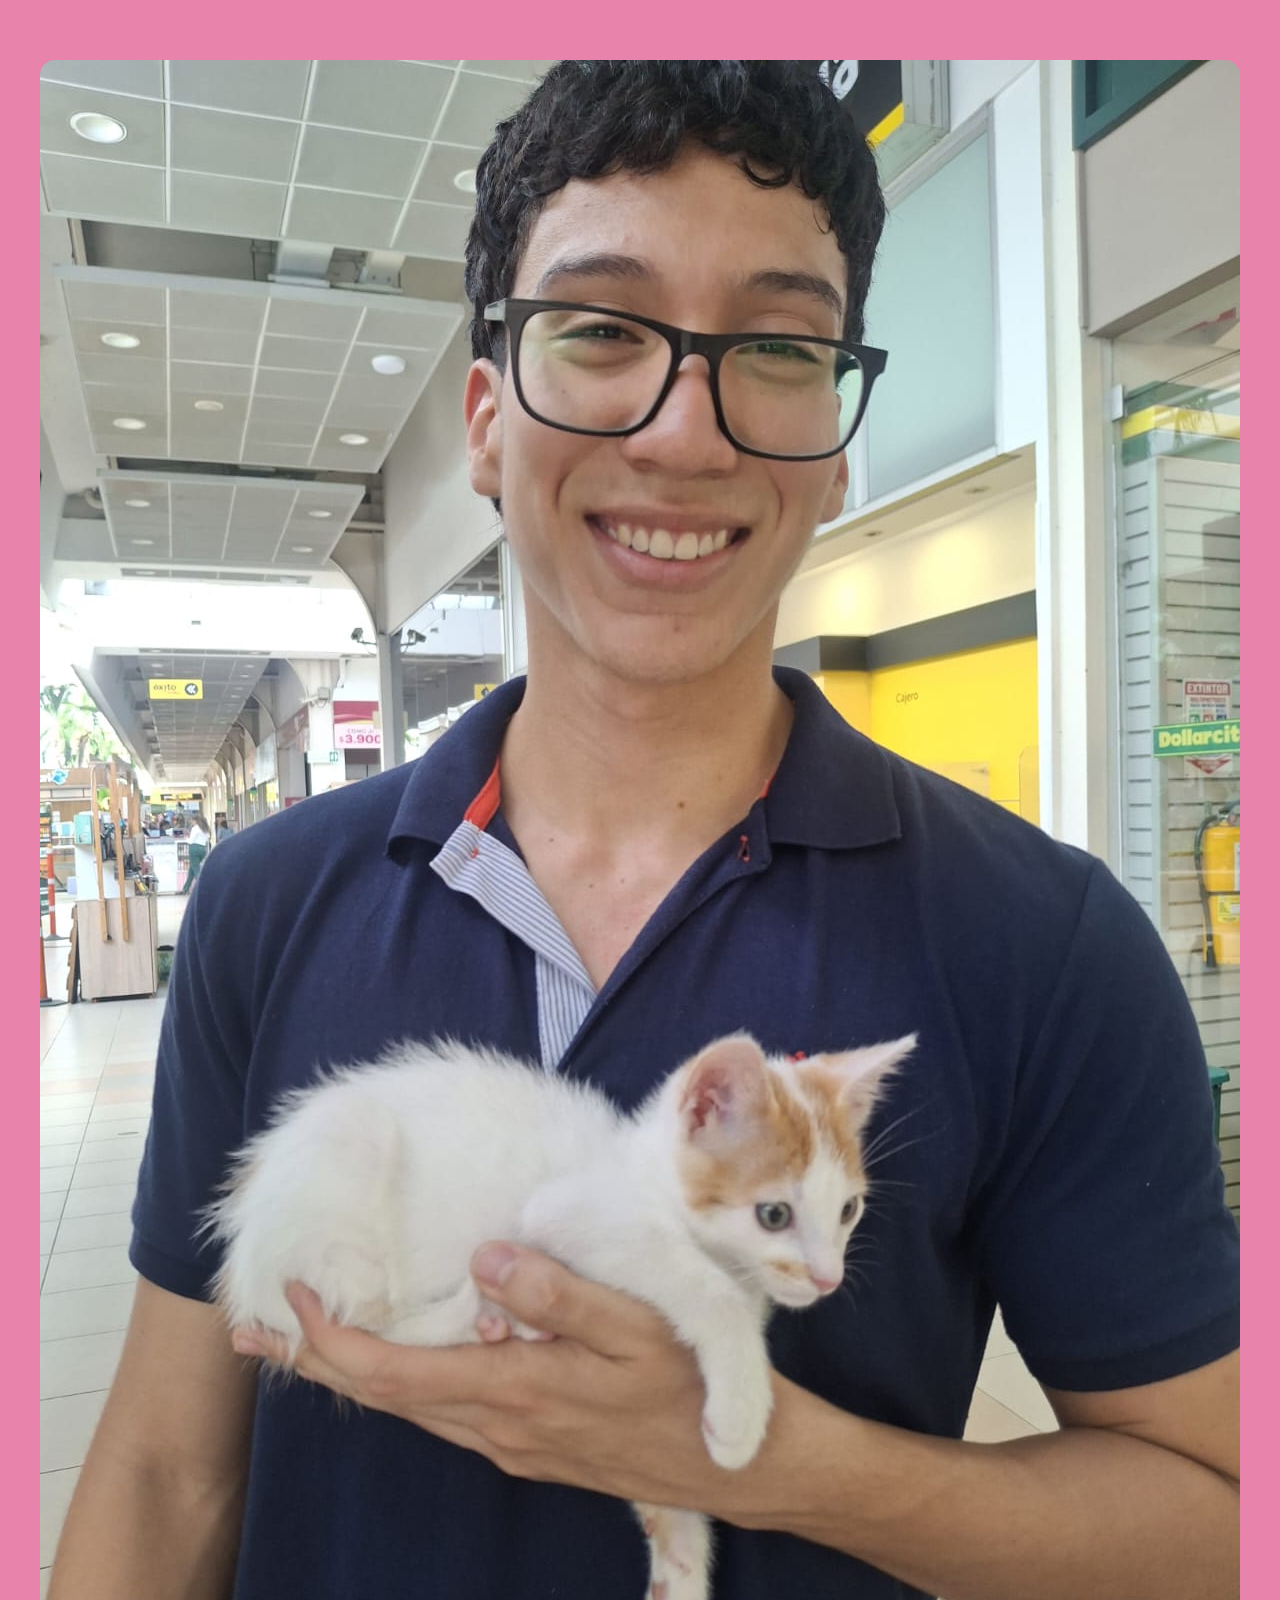
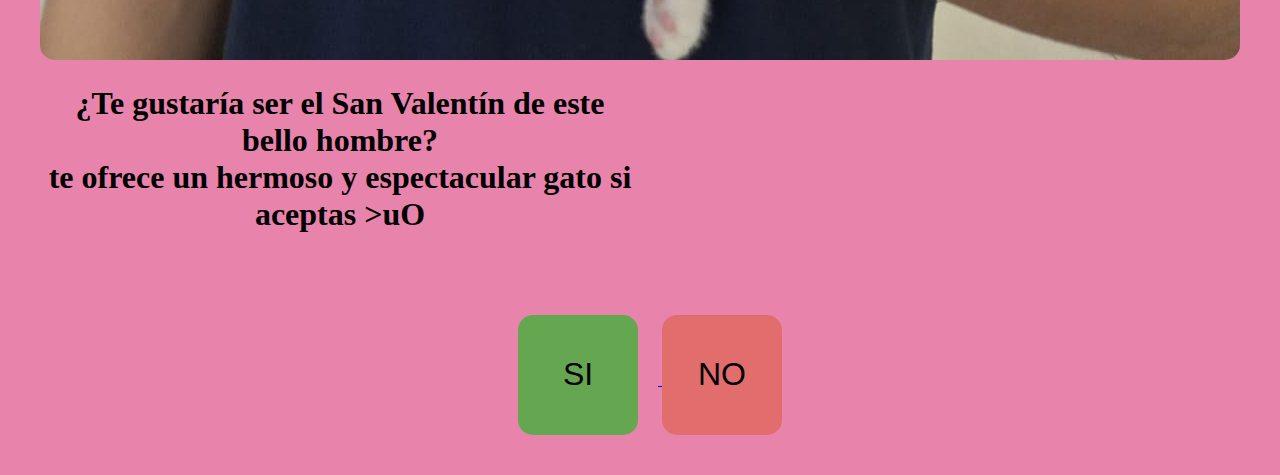
<file: index.html>
<!DOCTYPE html>
<html lang="es">
<head>
    <meta charset="UTF-8">
    <meta name="viewport" content="width=device-width, initial-scale=1.0">
    <title>San_Valentin_Amphaell</title>
    <link rel="stylesheet" href="Estilo.css">
</head>

<body>

<header>
    
</header>

<nav>

    <img id="imgp" src="Imagenes/imagen_juan.jpeg" alt="amor de tu vida">
    
    <h1 id="mensaje">
        ¿Te gustaría ser el San Valentín de este bello hombre? <br>
        te ofrece un hermoso y espectacular gato si aceptas >uO
    </h1>
</nav>

<main>

    <a href="aceptado.html">
        <button id="crecer">SI</button>
    </a>


    <button id="rechazao">NO</button>

</main>

<script>


let escala = 1;
let contador = 0;

const btnSi = document.getElementById("crecer");
const btnNo = document.getElementById("rechazao");
const mensaje = document.getElementById("mensaje");
const imgp = document.getElementById("imgp");

const mensajes = [
    "¿Estás segura?",
    "¿En serio? ¿No quieres un gato tan lindo?",
    "¡Vamos! Un gato es la mejor compañía.",
    "¿No te gustan los gatos? ¡Eso es triste!",
    "¡Piénsalo bien! Un gato (y yo) puede alegrar tu vida.",
    "¡Última oportunidad! ¿Nos quieres o no?"
];


btnSi.style.transition = "0.3s";


btnNo.addEventListener("click", function() {

     imgp.src = "Imagenes/perrito.jpeg";
    escala += 0.3;
    btnSi.style.transform = `scale(${escala})`;

    // cambiar texto del h1
    if (contador < mensajes.length) {
       
        mensaje.textContent = mensajes[contador];
        contador++;
    } else {
        mensaje.textContent = "Ya no tienes mas opciones, JAJAJJAJJJAAAJJAJA";
    }
});

</script>

</body>

</html>
</file>
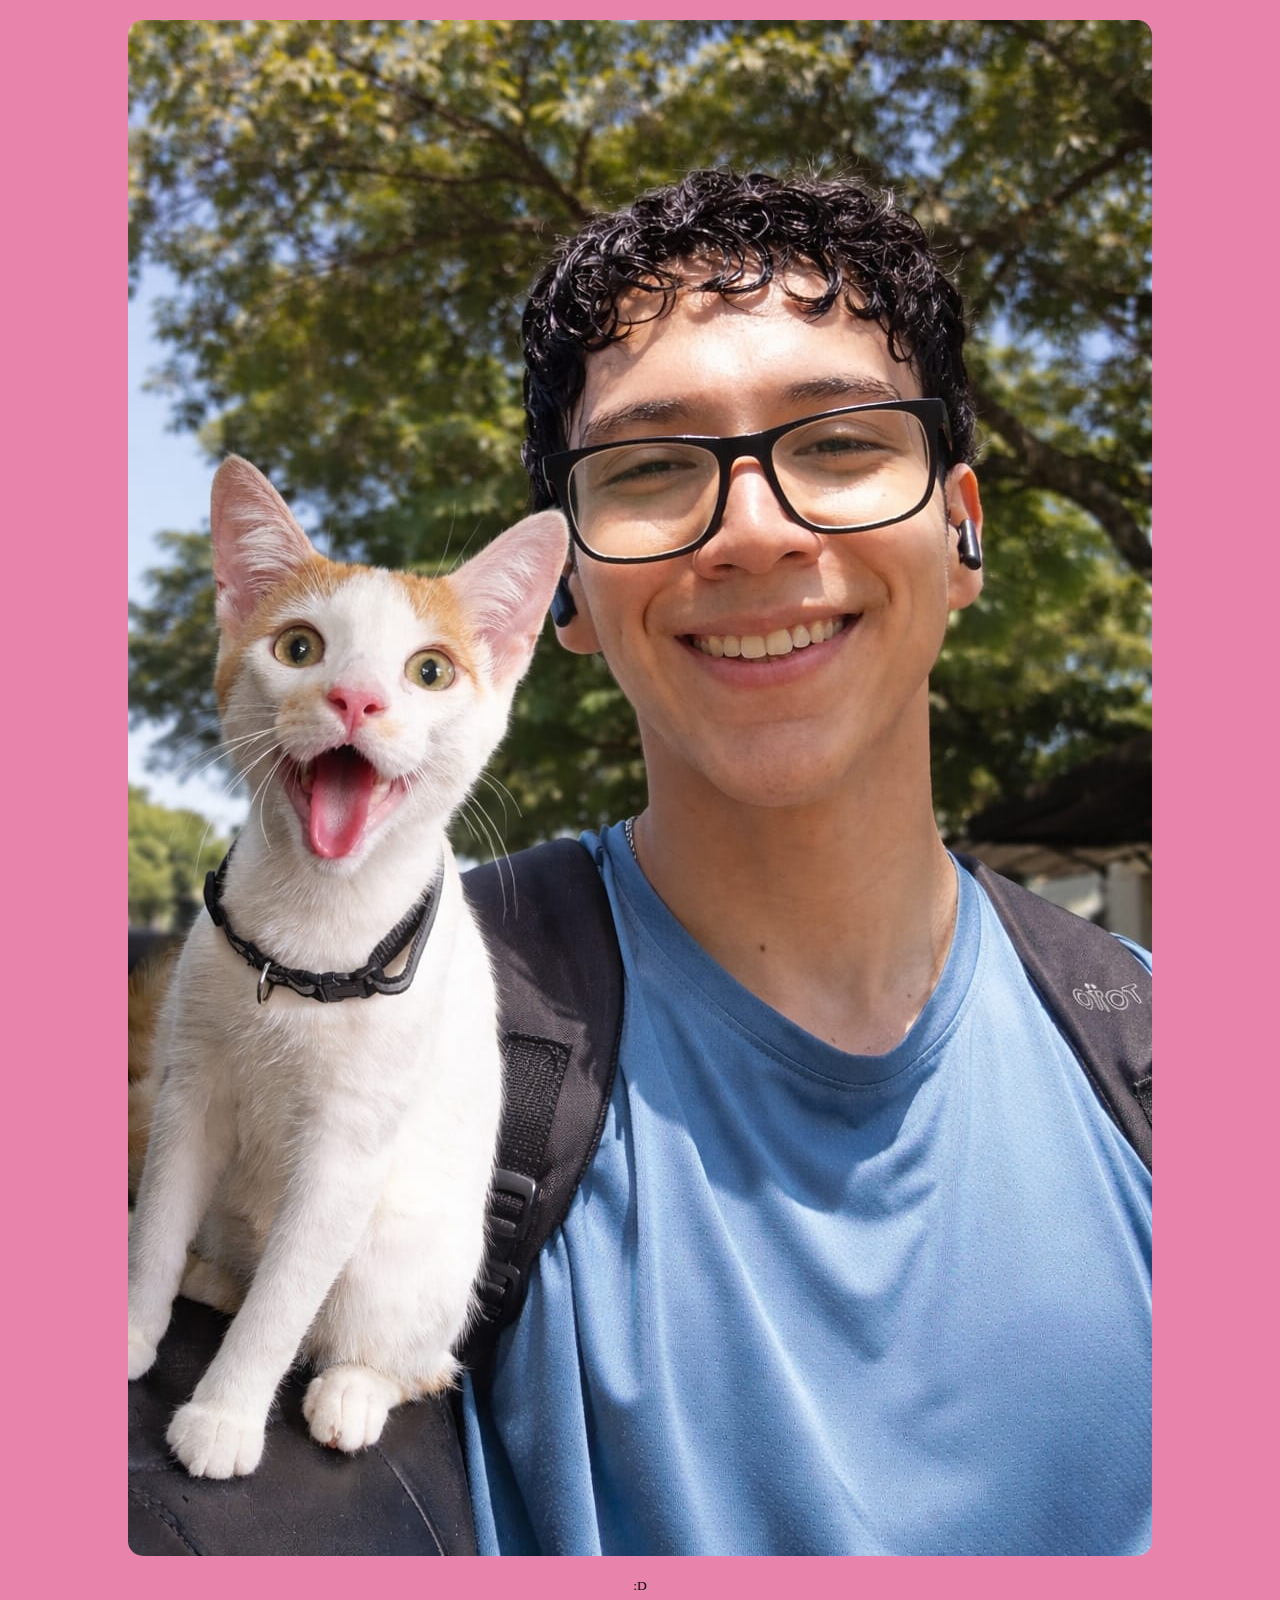
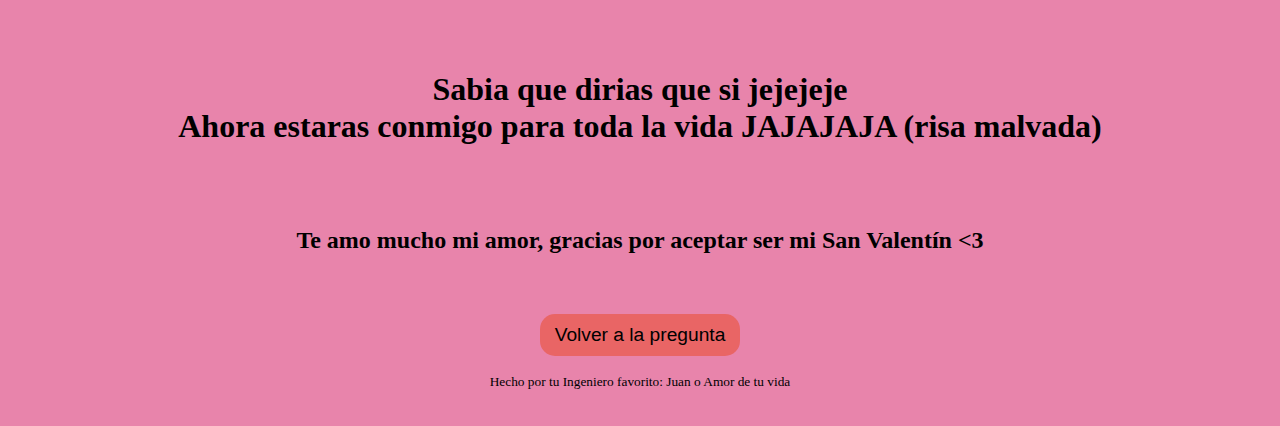
<file: aceptado.html>
<!DOCTYPE html>
<html lang="en">
<head>
    <meta charset="UTF-8">
    <meta name="viewport" content="width=device-width, initial-scale=1.0">
    <title>aceptado</title>
    <link rel="stylesheet" href="Estilo.css">

</head>
<body>
    <header>
            <img src="Imagenes/felices.jpeg" alt="amor de tu vida">
            <p><small>:D</small></p>
    </header>
        <nav>

            
            
            <h1>
                Sabia que dirias que si jejejeje <br>
                Ahora estaras conmigo para toda la vida JAJAJAJA (risa malvada)
            </h1>
        </nav>
        <main>
            <h2>
                Te amo mucho mi amor, gracias por aceptar ser mi San Valentín <3
            </h2>
            
        </main>
        <footer>
            <a href="index.html">
            <button id="volver">Volver a la pregunta</button>
            </a>
            <p><small>Hecho por tu Ingeniero favorito: Juan o Amor de tu vida</small></p>
        </footer>

</body>
    

</html>
</file>
<file: Estilo.css>
/* RESET */
html, body {
  margin: 0;
  min-height: 100vh; /* permite crecer si hay mucho contenido */
}



/* LAYOUT GENERAL */
body {
  background-color: rgb(232, 132, 171);

  display: flex;
  flex-direction: column;
  justify-content: flex-start;

  align-items: center;

  text-align: center;
  gap: 40px;

  padding: 20px; /* importante para celular */
}

/* IMAGEN RESPONSIVE */
img {
  max-width: 100%;
  height: auto;
  border-radius: 15px; /* opcional, se ve bonito */
}

/* TITULO */
#mensaje {
  font-size: 2rem;
  max-width: 600px;
}

/* BOTONES BASE */
button {
  border: none;
  border-radius: 15px;
  cursor: pointer;
  transition: 0.3s;
}

/* BOTON SI */
#crecer {
  background-color: #65a750;
  margin: 20px;
  width: 120px;
  height: 120px;
  font-size: 2rem;
}

/* BOTON NO */
#rechazao {
  width: 120px;
  height: 120px;
  font-size: 2rem;
  background-color: #e16d6d;
}

/* BOTON VOLVER */
#volver {
  width: 200px;
  background-color: #e96565;
  font-size: 1.2rem;
  padding: 10px;
}

/* 🔥 RESPONSIVE PARA CELULARES */
@media (max-width: 600px) {

  #mensaje {
    font-size: 1.4rem;
    padding: 10px;
  }

  #crecer, #rechazao {
    width: 80px;
    height: 80px;
    font-size: 1.3rem;
  }

  #volver {
    width: 150px;
    font-size: 1rem;
  }

  body {
    gap: 20px;
  }
  header img {
  max-height: 50vh;
  object-fit: contain;
}

}
</file>
